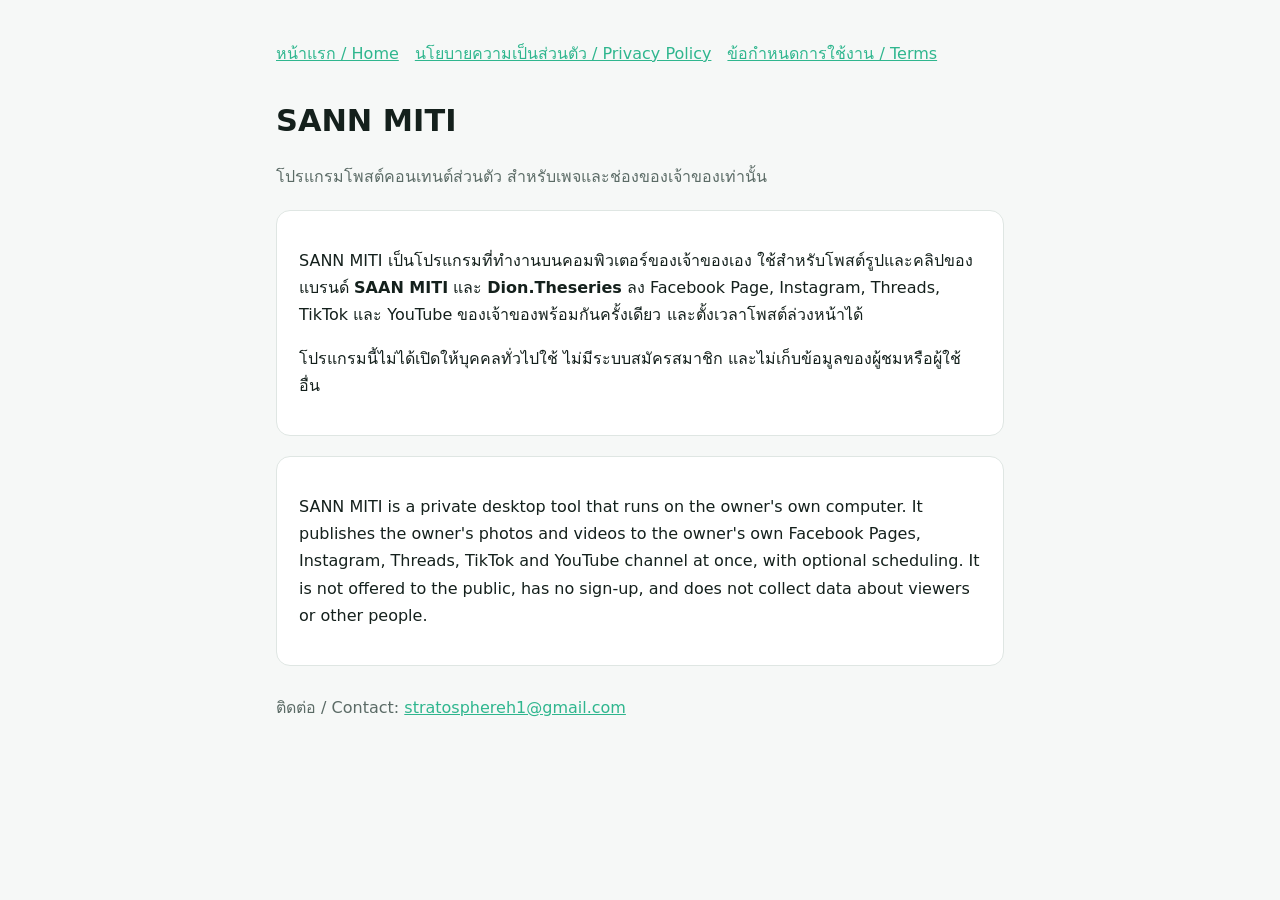
<file: index.html>
<!doctype html>
<html lang="th">
<head><meta charset="utf-8"><meta name="viewport" content="width=device-width,initial-scale=1">
<title>SANN MITI</title><link rel="stylesheet" href="style.css"></head>
<body><main>
<nav><a href="./">หน้าแรก / Home</a><a href="privacy.html">นโยบายความเป็นส่วนตัว / Privacy Policy</a><a href="terms.html">ข้อกำหนดการใช้งาน / Terms</a></nav>
<h1>SANN MITI</h1>
<p class="muted">โปรแกรมโพสต์คอนเทนต์ส่วนตัว สำหรับเพจและช่องของเจ้าของเท่านั้น</p>
<div class="card">
<p>SANN MITI เป็นโปรแกรมที่ทำงานบนคอมพิวเตอร์ของเจ้าของเอง ใช้สำหรับโพสต์รูปและคลิปของแบรนด์ <b>SAAN MITI</b> และ <b>Dion.Theseries</b> ลง Facebook Page, Instagram, Threads, TikTok และ YouTube ของเจ้าของพร้อมกันครั้งเดียว และตั้งเวลาโพสต์ล่วงหน้าได้</p>
<p>โปรแกรมนี้ไม่ได้เปิดให้บุคคลทั่วไปใช้ ไม่มีระบบสมัครสมาชิก และไม่เก็บข้อมูลของผู้ชมหรือผู้ใช้อื่น</p>
</div>
<div class="card">
<p lang="en">SANN MITI is a private desktop tool that runs on the owner's own computer. It publishes the owner's photos and videos to the owner's own Facebook Pages, Instagram, Threads, TikTok and YouTube channel at once, with optional scheduling. It is not offered to the public, has no sign-up, and does not collect data about viewers or other people.</p>
</div>
<p class="muted" style="margin-top:28px">ติดต่อ / Contact: <a href="mailto:stratosphereh1@gmail.com">stratosphereh1@gmail.com</a></p>
</main></body></html>
</file>
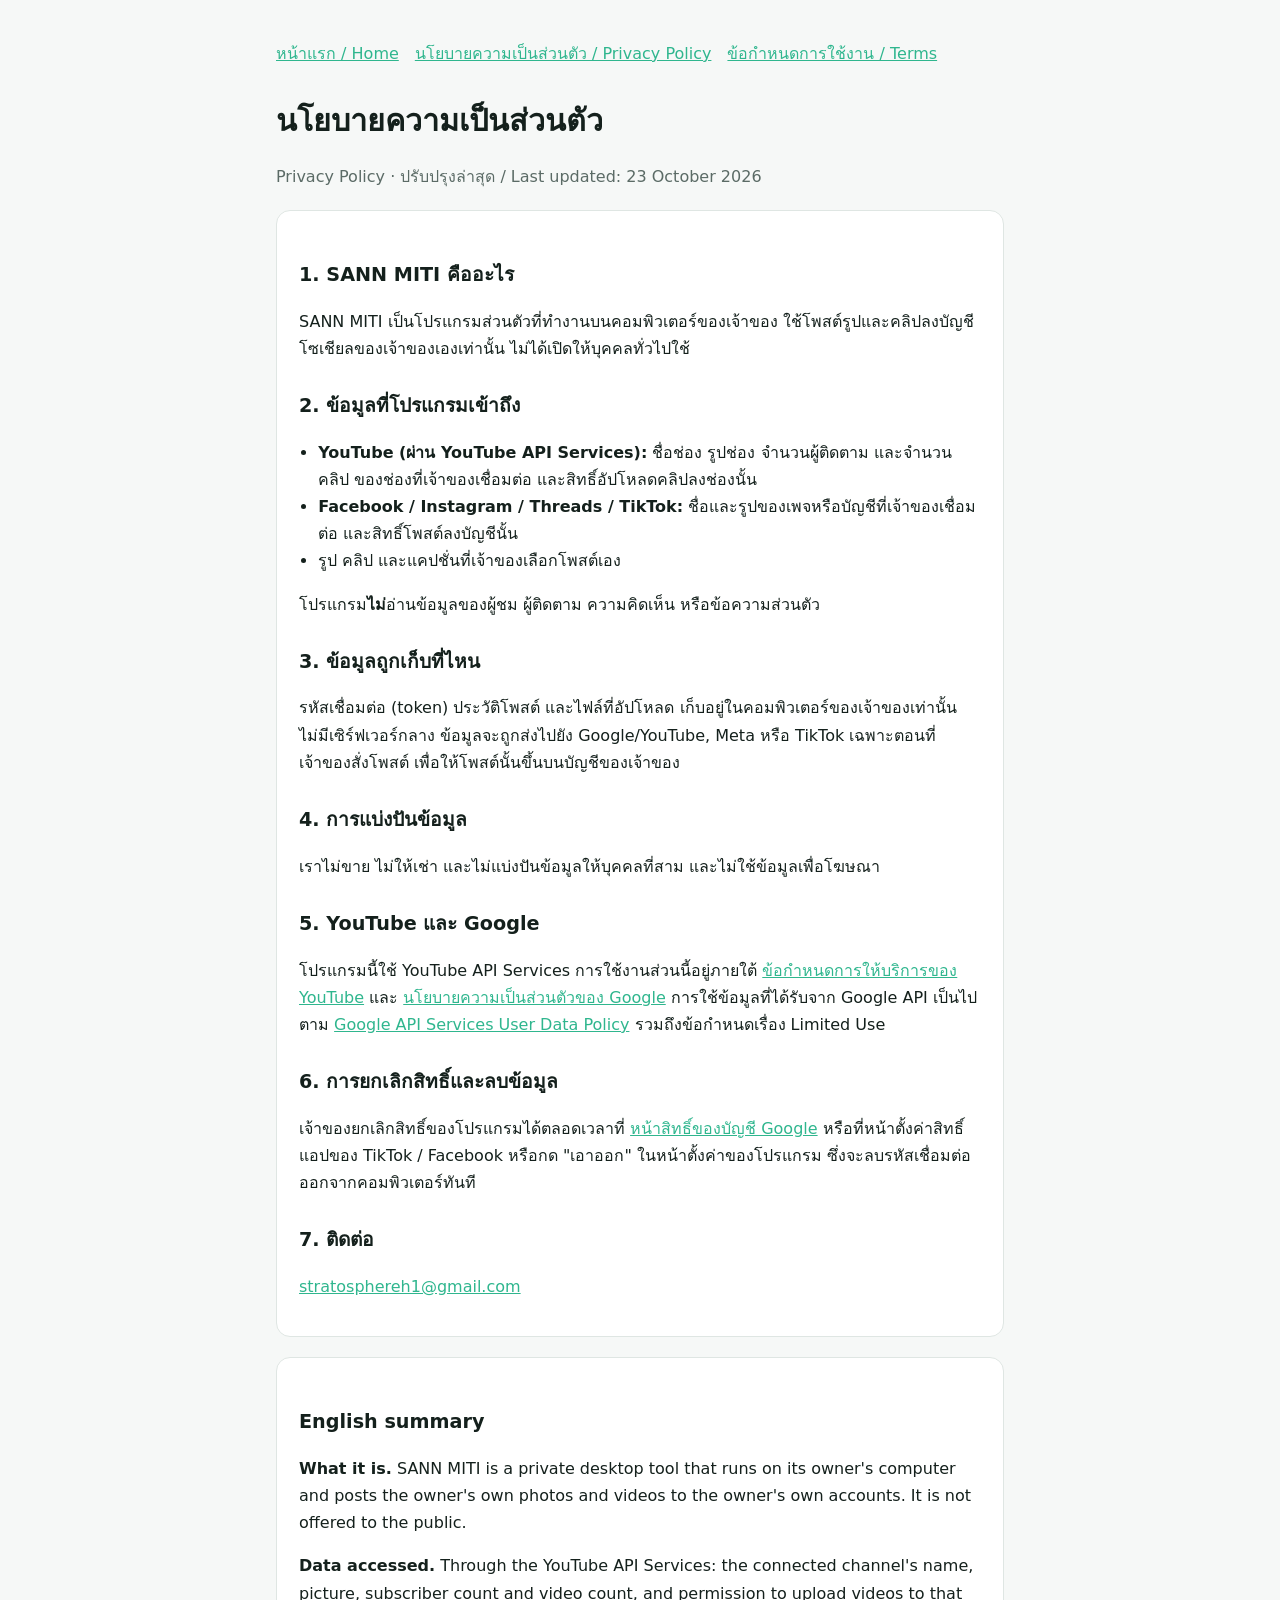
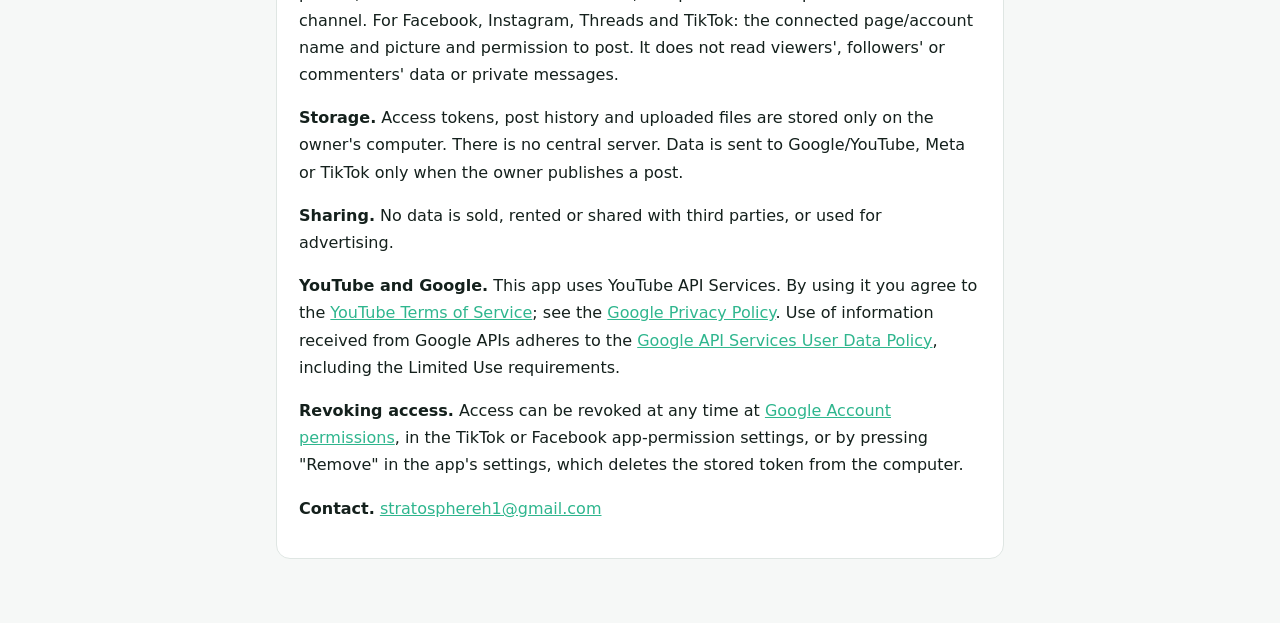
<file: privacy.html>
<!doctype html>
<html lang="th">
<head><meta charset="utf-8"><meta name="viewport" content="width=device-width,initial-scale=1">
<title>Privacy Policy – SANN MITI</title><link rel="stylesheet" href="style.css"></head>
<body><main>
<nav><a href="./">หน้าแรก / Home</a><a href="privacy.html">นโยบายความเป็นส่วนตัว / Privacy Policy</a><a href="terms.html">ข้อกำหนดการใช้งาน / Terms</a></nav>
<h1>นโยบายความเป็นส่วนตัว</h1>
<p class="muted">Privacy Policy · ปรับปรุงล่าสุด / Last updated: 23 October 2026</p>

<div class="card">
<h2>1. SANN MITI คืออะไร</h2>
<p>SANN MITI เป็นโปรแกรมส่วนตัวที่ทำงานบนคอมพิวเตอร์ของเจ้าของ ใช้โพสต์รูปและคลิปลงบัญชีโซเชียลของเจ้าของเองเท่านั้น ไม่ได้เปิดให้บุคคลทั่วไปใช้</p>

<h2>2. ข้อมูลที่โปรแกรมเข้าถึง</h2>
<ul>
<li><b>YouTube (ผ่าน YouTube API Services):</b> ชื่อช่อง รูปช่อง จำนวนผู้ติดตาม และจำนวนคลิป ของช่องที่เจ้าของเชื่อมต่อ และสิทธิ์อัปโหลดคลิปลงช่องนั้น</li>
<li><b>Facebook / Instagram / Threads / TikTok:</b> ชื่อและรูปของเพจหรือบัญชีที่เจ้าของเชื่อมต่อ และสิทธิ์โพสต์ลงบัญชีนั้น</li>
<li>รูป คลิป และแคปชั่นที่เจ้าของเลือกโพสต์เอง</li>
</ul>
<p>โปรแกรม<b>ไม่</b>อ่านข้อมูลของผู้ชม ผู้ติดตาม ความคิดเห็น หรือข้อความส่วนตัว</p>

<h2>3. ข้อมูลถูกเก็บที่ไหน</h2>
<p>รหัสเชื่อมต่อ (token) ประวัติโพสต์ และไฟล์ที่อัปโหลด เก็บอยู่ในคอมพิวเตอร์ของเจ้าของเท่านั้น ไม่มีเซิร์ฟเวอร์กลาง ข้อมูลจะถูกส่งไปยัง Google/YouTube, Meta หรือ TikTok เฉพาะตอนที่เจ้าของสั่งโพสต์ เพื่อให้โพสต์นั้นขึ้นบนบัญชีของเจ้าของ</p>

<h2>4. การแบ่งปันข้อมูล</h2>
<p>เราไม่ขาย ไม่ให้เช่า และไม่แบ่งปันข้อมูลให้บุคคลที่สาม และไม่ใช้ข้อมูลเพื่อโฆษณา</p>

<h2>5. YouTube และ Google</h2>
<p>โปรแกรมนี้ใช้ YouTube API Services การใช้งานส่วนนี้อยู่ภายใต้ <a href="https://www.youtube.com/t/terms">ข้อกำหนดการให้บริการของ YouTube</a> และ <a href="https://policies.google.com/privacy">นโยบายความเป็นส่วนตัวของ Google</a> การใช้ข้อมูลที่ได้รับจาก Google API เป็นไปตาม <a href="https://developers.google.com/terms/api-services-user-data-policy">Google API Services User Data Policy</a> รวมถึงข้อกำหนดเรื่อง Limited Use</p>

<h2>6. การยกเลิกสิทธิ์และลบข้อมูล</h2>
<p>เจ้าของยกเลิกสิทธิ์ของโปรแกรมได้ตลอดเวลาที่ <a href="https://myaccount.google.com/permissions">หน้าสิทธิ์ของบัญชี Google</a> หรือที่หน้าตั้งค่าสิทธิ์แอปของ TikTok / Facebook หรือกด "เอาออก" ในหน้าตั้งค่าของโปรแกรม ซึ่งจะลบรหัสเชื่อมต่อออกจากคอมพิวเตอร์ทันที</p>

<h2>7. ติดต่อ</h2>
<p><a href="mailto:stratosphereh1@gmail.com">stratosphereh1@gmail.com</a></p>
</div>

<div class="card" lang="en">
<h2>English summary</h2>
<p><b>What it is.</b> SANN MITI is a private desktop tool that runs on its owner's computer and posts the owner's own photos and videos to the owner's own accounts. It is not offered to the public.</p>
<p><b>Data accessed.</b> Through the YouTube API Services: the connected channel's name, picture, subscriber count and video count, and permission to upload videos to that channel. For Facebook, Instagram, Threads and TikTok: the connected page/account name and picture and permission to post. It does not read viewers', followers' or commenters' data or private messages.</p>
<p><b>Storage.</b> Access tokens, post history and uploaded files are stored only on the owner's computer. There is no central server. Data is sent to Google/YouTube, Meta or TikTok only when the owner publishes a post.</p>
<p><b>Sharing.</b> No data is sold, rented or shared with third parties, or used for advertising.</p>
<p><b>YouTube and Google.</b> This app uses YouTube API Services. By using it you agree to the <a href="https://www.youtube.com/t/terms">YouTube Terms of Service</a>; see the <a href="https://policies.google.com/privacy">Google Privacy Policy</a>. Use of information received from Google APIs adheres to the <a href="https://developers.google.com/terms/api-services-user-data-policy">Google API Services User Data Policy</a>, including the Limited Use requirements.</p>
<p><b>Revoking access.</b> Access can be revoked at any time at <a href="https://myaccount.google.com/permissions">Google Account permissions</a>, in the TikTok or Facebook app-permission settings, or by pressing "Remove" in the app's settings, which deletes the stored token from the computer.</p>
<p><b>Contact.</b> <a href="mailto:stratosphereh1@gmail.com">stratosphereh1@gmail.com</a></p>
</div>
</main></body></html>
</file>
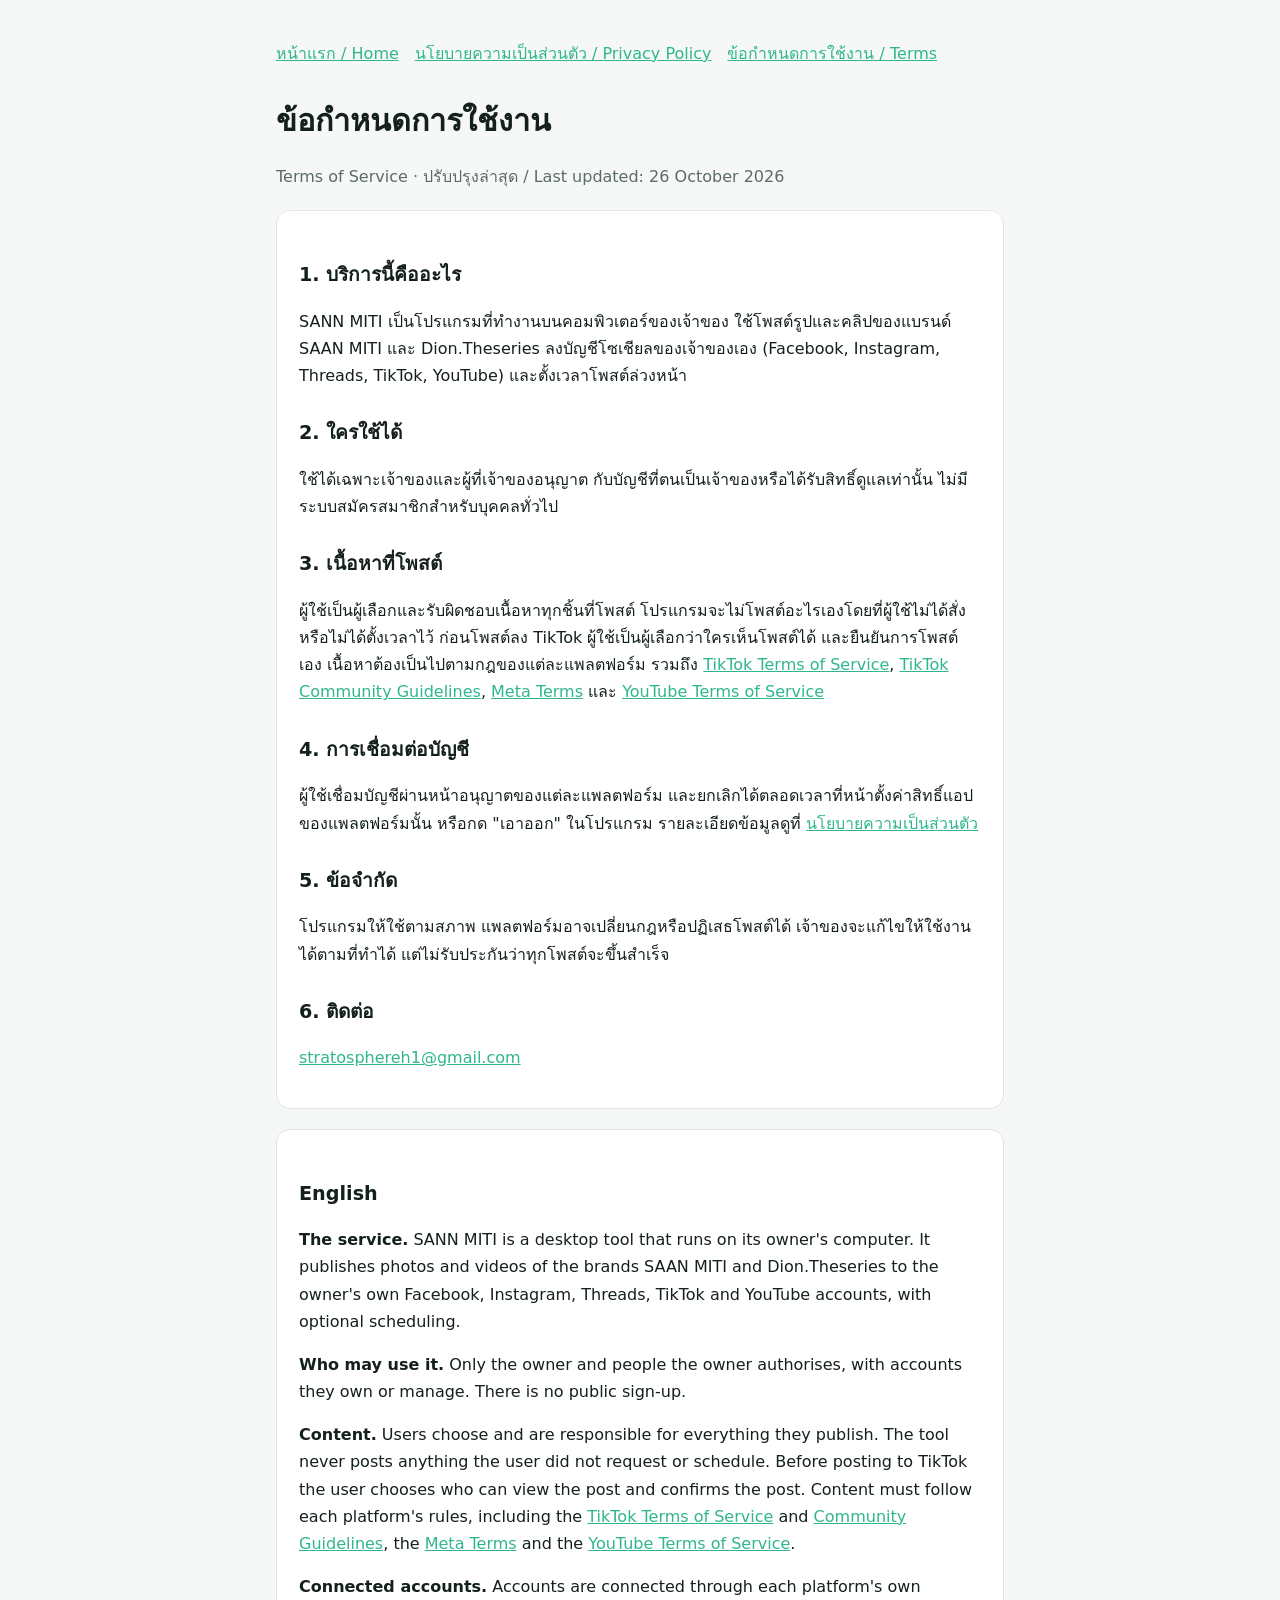
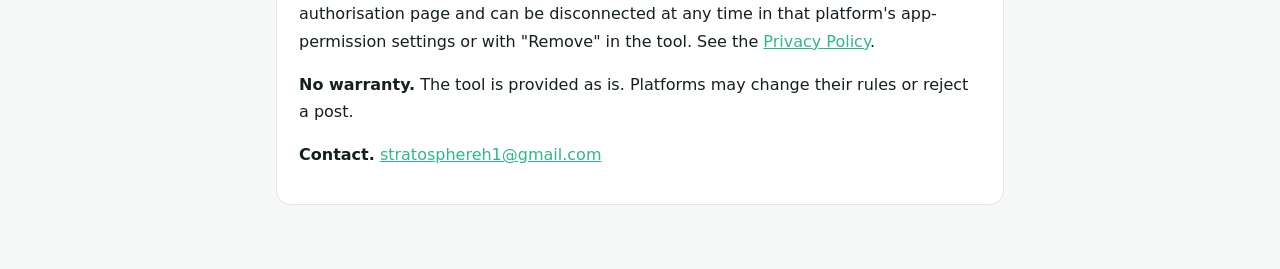
<file: terms.html>
<!doctype html>
<html lang="th">
<head><meta charset="utf-8"><meta name="viewport" content="width=device-width,initial-scale=1">
<title>Terms of Service – SANN MITI</title><link rel="stylesheet" href="style.css"></head>
<body><main>
<nav><a href="./">หน้าแรก / Home</a><a href="privacy.html">นโยบายความเป็นส่วนตัว / Privacy Policy</a><a href="terms.html">ข้อกำหนดการใช้งาน / Terms</a></nav>
<h1>ข้อกำหนดการใช้งาน</h1>
<p class="muted">Terms of Service · ปรับปรุงล่าสุด / Last updated: 26 October 2026</p>

<div class="card">
<h2>1. บริการนี้คืออะไร</h2>
<p>SANN MITI เป็นโปรแกรมที่ทำงานบนคอมพิวเตอร์ของเจ้าของ ใช้โพสต์รูปและคลิปของแบรนด์ SAAN MITI และ Dion.Theseries ลงบัญชีโซเชียลของเจ้าของเอง (Facebook, Instagram, Threads, TikTok, YouTube) และตั้งเวลาโพสต์ล่วงหน้า</p>

<h2>2. ใครใช้ได้</h2>
<p>ใช้ได้เฉพาะเจ้าของและผู้ที่เจ้าของอนุญาต กับบัญชีที่ตนเป็นเจ้าของหรือได้รับสิทธิ์ดูแลเท่านั้น ไม่มีระบบสมัครสมาชิกสำหรับบุคคลทั่วไป</p>

<h2>3. เนื้อหาที่โพสต์</h2>
<p>ผู้ใช้เป็นผู้เลือกและรับผิดชอบเนื้อหาทุกชิ้นที่โพสต์ โปรแกรมจะไม่โพสต์อะไรเองโดยที่ผู้ใช้ไม่ได้สั่งหรือไม่ได้ตั้งเวลาไว้ ก่อนโพสต์ลง TikTok ผู้ใช้เป็นผู้เลือกว่าใครเห็นโพสต์ได้ และยืนยันการโพสต์เอง เนื้อหาต้องเป็นไปตามกฎของแต่ละแพลตฟอร์ม รวมถึง <a href="https://www.tiktok.com/legal/terms-of-service">TikTok Terms of Service</a>, <a href="https://www.tiktok.com/community-guidelines">TikTok Community Guidelines</a>, <a href="https://www.facebook.com/terms">Meta Terms</a> และ <a href="https://www.youtube.com/t/terms">YouTube Terms of Service</a></p>

<h2>4. การเชื่อมต่อบัญชี</h2>
<p>ผู้ใช้เชื่อมบัญชีผ่านหน้าอนุญาตของแต่ละแพลตฟอร์ม และยกเลิกได้ตลอดเวลาที่หน้าตั้งค่าสิทธิ์แอปของแพลตฟอร์มนั้น หรือกด "เอาออก" ในโปรแกรม รายละเอียดข้อมูลดูที่ <a href="privacy.html">นโยบายความเป็นส่วนตัว</a></p>

<h2>5. ข้อจำกัด</h2>
<p>โปรแกรมให้ใช้ตามสภาพ แพลตฟอร์มอาจเปลี่ยนกฎหรือปฏิเสธโพสต์ได้ เจ้าของจะแก้ไขให้ใช้งานได้ตามที่ทำได้ แต่ไม่รับประกันว่าทุกโพสต์จะขึ้นสำเร็จ</p>

<h2>6. ติดต่อ</h2>
<p><a href="mailto:stratosphereh1@gmail.com">stratosphereh1@gmail.com</a></p>
</div>

<div class="card" lang="en">
<h2>English</h2>
<p><b>The service.</b> SANN MITI is a desktop tool that runs on its owner's computer. It publishes photos and videos of the brands SAAN MITI and Dion.Theseries to the owner's own Facebook, Instagram, Threads, TikTok and YouTube accounts, with optional scheduling.</p>
<p><b>Who may use it.</b> Only the owner and people the owner authorises, with accounts they own or manage. There is no public sign-up.</p>
<p><b>Content.</b> Users choose and are responsible for everything they publish. The tool never posts anything the user did not request or schedule. Before posting to TikTok the user chooses who can view the post and confirms the post. Content must follow each platform's rules, including the <a href="https://www.tiktok.com/legal/terms-of-service">TikTok Terms of Service</a> and <a href="https://www.tiktok.com/community-guidelines">Community Guidelines</a>, the <a href="https://www.facebook.com/terms">Meta Terms</a> and the <a href="https://www.youtube.com/t/terms">YouTube Terms of Service</a>.</p>
<p><b>Connected accounts.</b> Accounts are connected through each platform's own authorisation page and can be disconnected at any time in that platform's app-permission settings or with "Remove" in the tool. See the <a href="privacy.html">Privacy Policy</a>.</p>
<p><b>No warranty.</b> The tool is provided as is. Platforms may change their rules or reject a post.</p>
<p><b>Contact.</b> <a href="mailto:stratosphereh1@gmail.com">stratosphereh1@gmail.com</a></p>
</div>
</main></body></html>
</file>
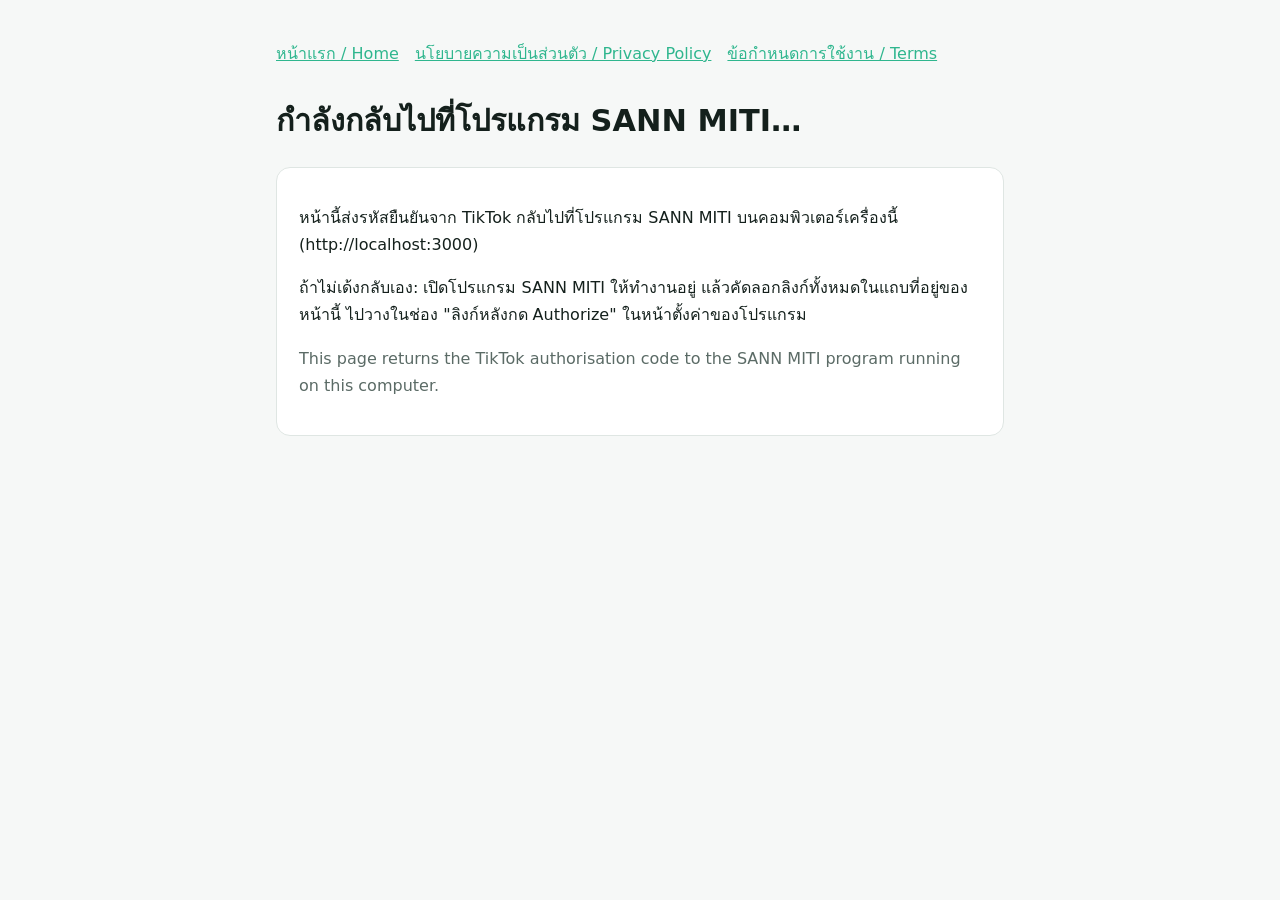
<file: tiktok.html>
<!doctype html>
<html lang="th">
<head><meta charset="utf-8"><meta name="viewport" content="width=device-width,initial-scale=1">
<meta name="referrer" content="no-referrer">
<title>TikTok – SANN MITI</title><link rel="stylesheet" href="style.css">
<script>
// TikTok sends the owner here after "Authorize". Pass the one-time code straight back to the SANN MITI program on this computer.
(function () {
  var q = location.search;
  if (/[?&](code|error)=/.test(q)) location.replace("http://localhost:3000/auth/tiktok/callback" + q);
})();
</script></head>
<body><main>
<nav><a href="./">หน้าแรก / Home</a><a href="privacy.html">นโยบายความเป็นส่วนตัว / Privacy Policy</a><a href="terms.html">ข้อกำหนดการใช้งาน / Terms</a></nav>
<h1>กำลังกลับไปที่โปรแกรม SANN MITI…</h1>
<div class="card">
<p>หน้านี้ส่งรหัสยืนยันจาก TikTok กลับไปที่โปรแกรม SANN MITI บนคอมพิวเตอร์เครื่องนี้ (http://localhost:3000)</p>
<p>ถ้าไม่เด้งกลับเอง: เปิดโปรแกรม SANN MITI ให้ทำงานอยู่ แล้วคัดลอกลิงก์ทั้งหมดในแถบที่อยู่ของหน้านี้ ไปวางในช่อง "ลิงก์หลังกด Authorize" ในหน้าตั้งค่าของโปรแกรม</p>
<p lang="en" class="muted">This page returns the TikTok authorisation code to the SANN MITI program running on this computer.</p>
</div>
</main></body></html>
</file>
<file: style.css>
:root{--bg:#0f1312;--card:#171d1b;--fg:#e8eeec;--muted:#9aa8a3;--accent:#2fb68e;--line:#26302d}
@media (prefers-color-scheme:light){:root{--bg:#f6f8f7;--card:#fff;--fg:#14201c;--muted:#5b6b66;--line:#dfe6e3}}
*{box-sizing:border-box}body{margin:0;background:var(--bg);color:var(--fg);font:16px/1.7 "IBM Plex Sans Thai","Noto Sans Thai",system-ui,sans-serif}
main{max-width:760px;margin:0 auto;padding:40px 16px 64px}
h1{font-size:1.9rem;margin:0 0 4px}h2{font-size:1.2rem;margin:28px 0 6px}
.muted{color:var(--muted)}.card{background:var(--card);border:1px solid var(--line);border-radius:14px;padding:20px 22px;margin-top:20px}
a{color:var(--accent)}ul{padding-left:1.2em}nav{display:flex;flex-wrap:wrap;gap:8px 16px;margin-bottom:28px}
</file>
